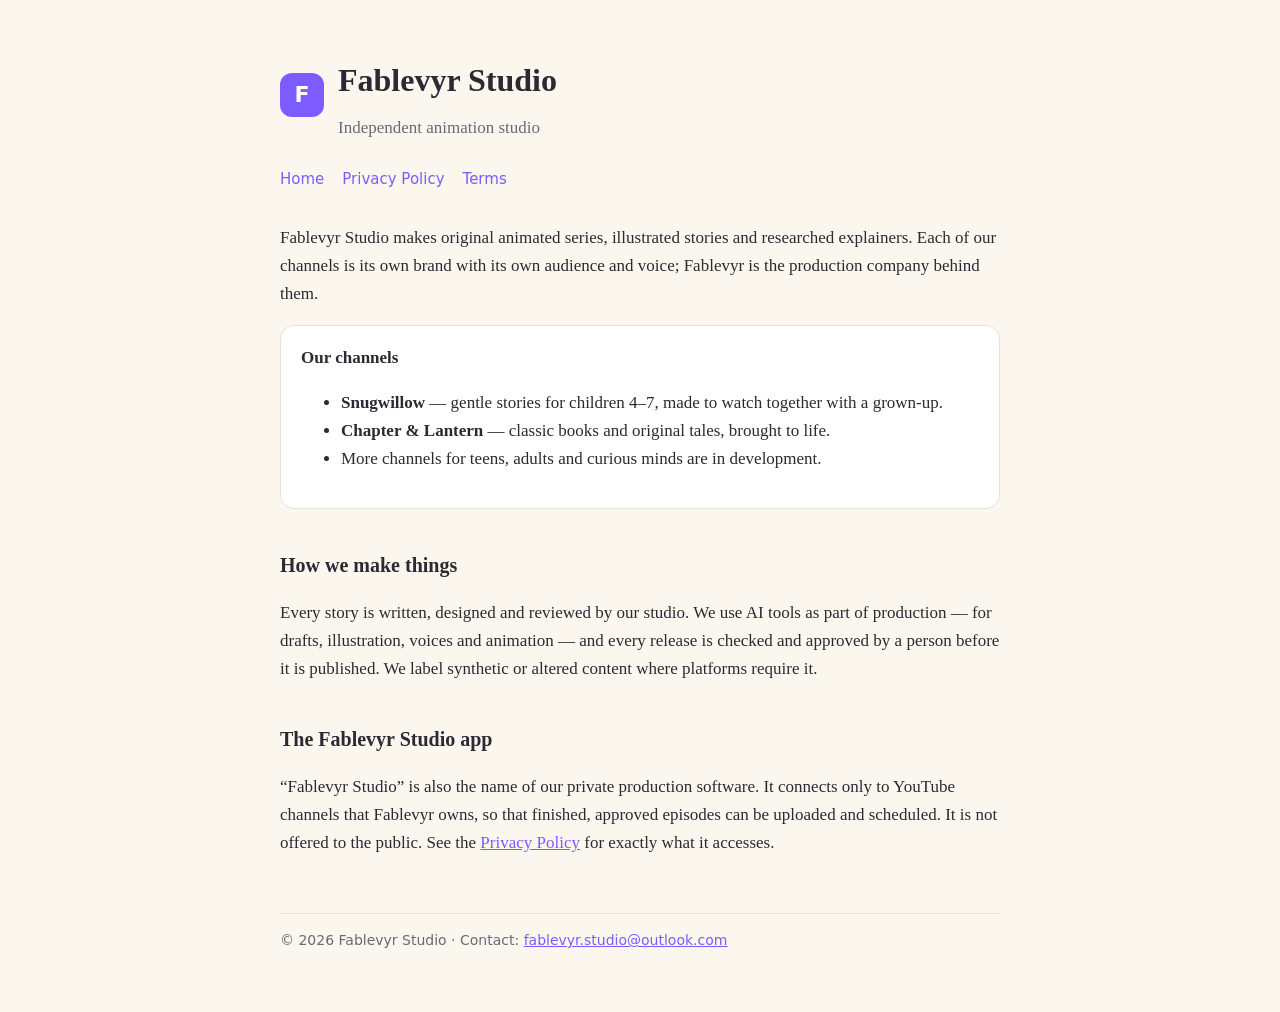
<file: index.html>
<!doctype html><html lang="en"><head><meta charset="utf-8"><meta name="viewport" content="width=device-width,initial-scale=1">
<title>Fablevyr Studio</title><meta name="description" content="Fablevyr Studio is an independent animation studio making original series and illustrated stories.">
<link rel="stylesheet" href="style.css"></head><body><main>
<header><div class="mark">F</div><div><h1>Fablevyr Studio</h1><div class="muted">Independent animation studio</div></div></header>
<nav><a href="./">Home</a><a href="privacy.html">Privacy Policy</a><a href="terms.html">Terms</a></nav>
<p>Fablevyr Studio makes original animated series, illustrated stories and researched explainers. Each of our channels is its own brand with its own audience and voice; Fablevyr is the production company behind them.</p>
<div class="card"><strong>Our channels</strong>
<ul>
<li><strong>Snugwillow</strong> — gentle stories for children 4–7, made to watch together with a grown-up.</li>
<li><strong>Chapter &amp; Lantern</strong> — classic books and original tales, brought to life.</li>
<li>More channels for teens, adults and curious minds are in development.</li>
</ul></div>
<h2>How we make things</h2>
<p>Every story is written, designed and reviewed by our studio. We use AI tools as part of production — for drafts, illustration, voices and animation — and every release is checked and approved by a person before it is published. We label synthetic or altered content where platforms require it.</p>
<h2>The Fablevyr Studio app</h2>
<p>“Fablevyr Studio” is also the name of our private production software. It connects only to YouTube channels that Fablevyr owns, so that finished, approved episodes can be uploaded and scheduled. It is not offered to the public. See the <a href="privacy.html">Privacy Policy</a> for exactly what it accesses.</p>
<footer>© 2026 Fablevyr Studio · Contact: <a href="mailto:fablevyr.studio@outlook.com">fablevyr.studio@outlook.com</a></footer>
</main></body></html>
</file>
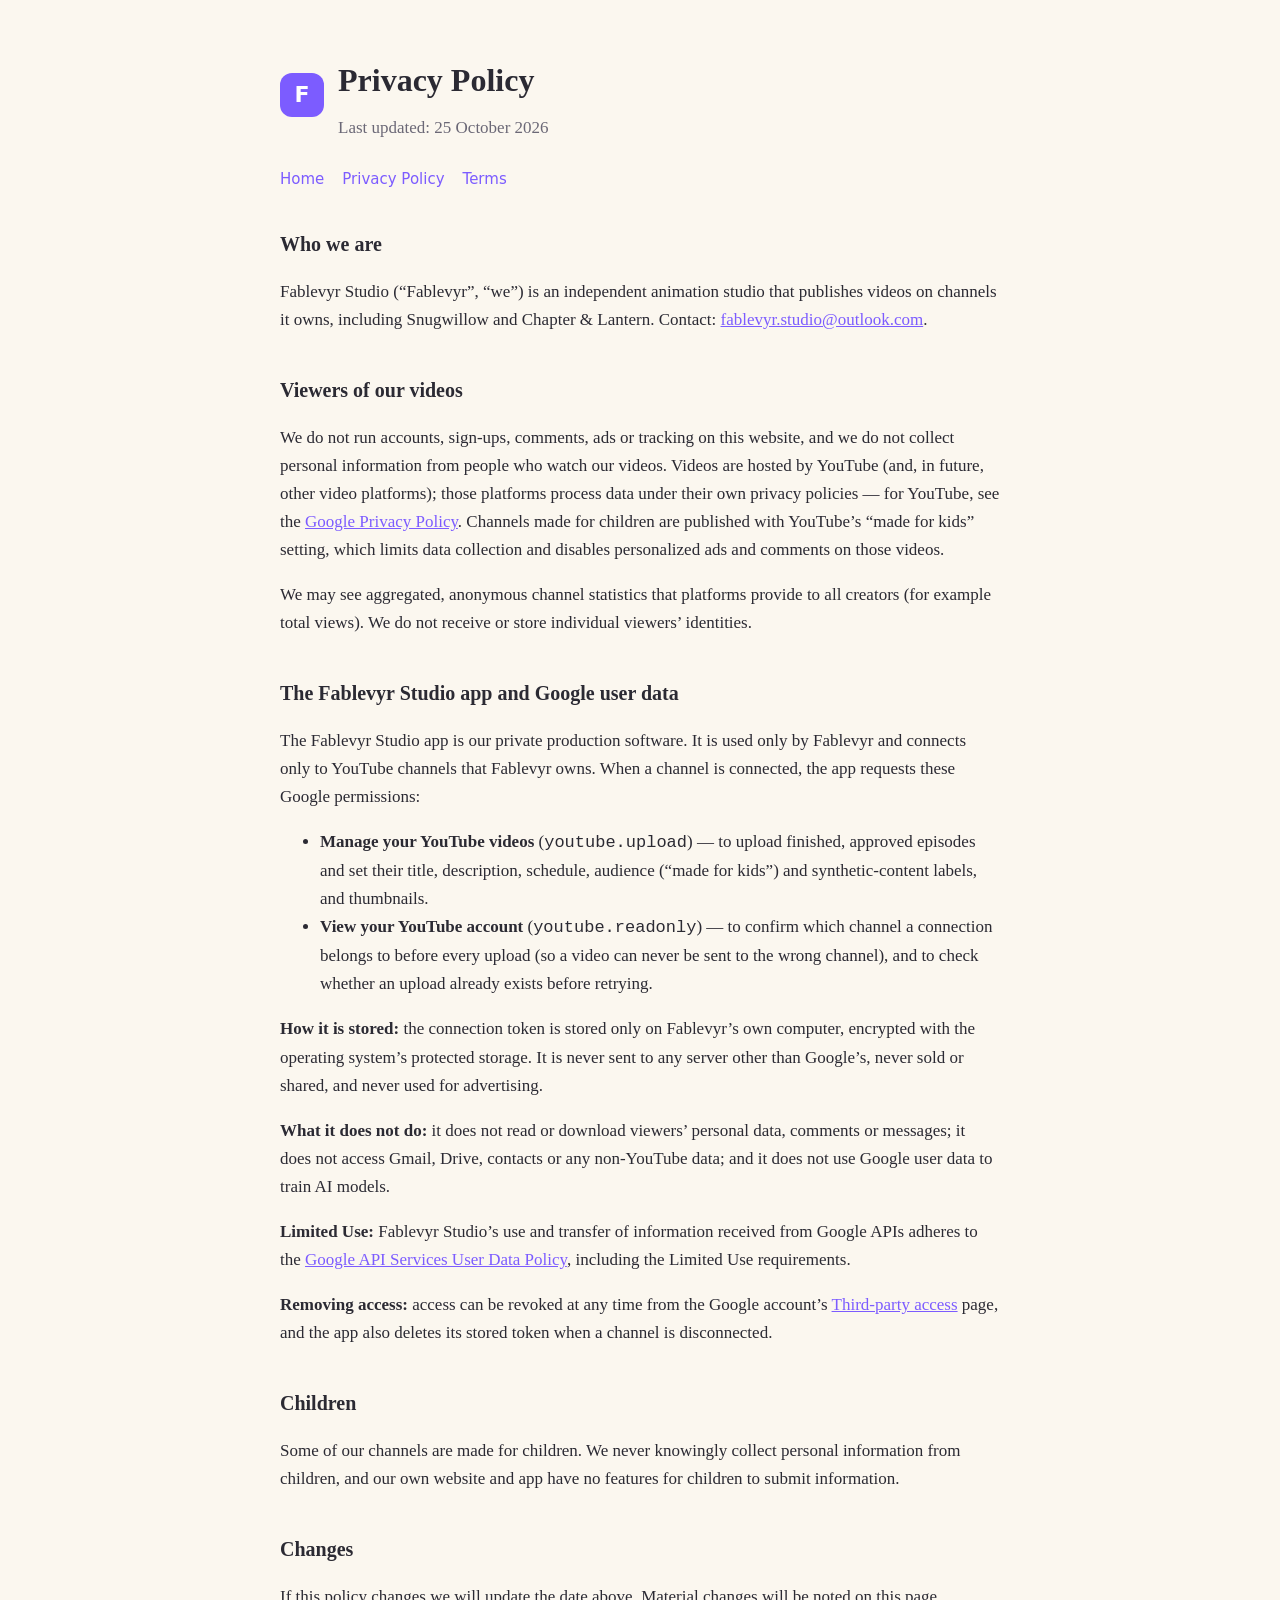
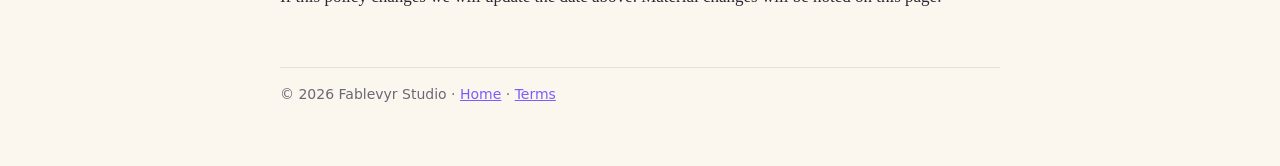
<file: privacy.html>
<!doctype html><html lang="en"><head><meta charset="utf-8"><meta name="viewport" content="width=device-width,initial-scale=1">
<title>Privacy Policy — Fablevyr Studio</title><link rel="stylesheet" href="style.css"></head><body><main>
<header><div class="mark">F</div><div><h1>Privacy Policy</h1><div class="muted">Last updated: 25 October 2026</div></div></header>
<nav><a href="./">Home</a><a href="privacy.html">Privacy Policy</a><a href="terms.html">Terms</a></nav>

<h2>Who we are</h2>
<p>Fablevyr Studio (“Fablevyr”, “we”) is an independent animation studio that publishes videos on channels it owns, including Snugwillow and Chapter &amp; Lantern. Contact: <a href="mailto:fablevyr.studio@outlook.com">fablevyr.studio@outlook.com</a>.</p>

<h2>Viewers of our videos</h2>
<p>We do not run accounts, sign-ups, comments, ads or tracking on this website, and we do not collect personal information from people who watch our videos. Videos are hosted by YouTube (and, in future, other video platforms); those platforms process data under their own privacy policies — for YouTube, see the <a href="https://policies.google.com/privacy">Google Privacy Policy</a>. Channels made for children are published with YouTube’s “made for kids” setting, which limits data collection and disables personalized ads and comments on those videos.</p>
<p>We may see aggregated, anonymous channel statistics that platforms provide to all creators (for example total views). We do not receive or store individual viewers’ identities.</p>

<h2>The Fablevyr Studio app and Google user data</h2>
<p>The Fablevyr Studio app is our private production software. It is used only by Fablevyr and connects only to YouTube channels that Fablevyr owns. When a channel is connected, the app requests these Google permissions:</p>
<ul>
<li><strong>Manage your YouTube videos</strong> (<code>youtube.upload</code>) — to upload finished, approved episodes and set their title, description, schedule, audience (“made for kids”) and synthetic-content labels, and thumbnails.</li>
<li><strong>View your YouTube account</strong> (<code>youtube.readonly</code>) — to confirm which channel a connection belongs to before every upload (so a video can never be sent to the wrong channel), and to check whether an upload already exists before retrying.</li>
</ul>
<p><strong>How it is stored:</strong> the connection token is stored only on Fablevyr’s own computer, encrypted with the operating system’s protected storage. It is never sent to any server other than Google’s, never sold or shared, and never used for advertising.</p>
<p><strong>What it does not do:</strong> it does not read or download viewers’ personal data, comments or messages; it does not access Gmail, Drive, contacts or any non-YouTube data; and it does not use Google user data to train AI models.</p>
<p><strong>Limited Use:</strong> Fablevyr Studio’s use and transfer of information received from Google APIs adheres to the <a href="https://developers.google.com/terms/api-services-user-data-policy">Google API Services User Data Policy</a>, including the Limited Use requirements.</p>
<p><strong>Removing access:</strong> access can be revoked at any time from the Google account’s <a href="https://myaccount.google.com/permissions">Third-party access</a> page, and the app also deletes its stored token when a channel is disconnected.</p>

<h2>Children</h2>
<p>Some of our channels are made for children. We never knowingly collect personal information from children, and our own website and app have no features for children to submit information.</p>

<h2>Changes</h2>
<p>If this policy changes we will update the date above. Material changes will be noted on this page.</p>
<footer>© 2026 Fablevyr Studio · <a href="./">Home</a> · <a href="terms.html">Terms</a></footer>
</main></body></html>
</file>
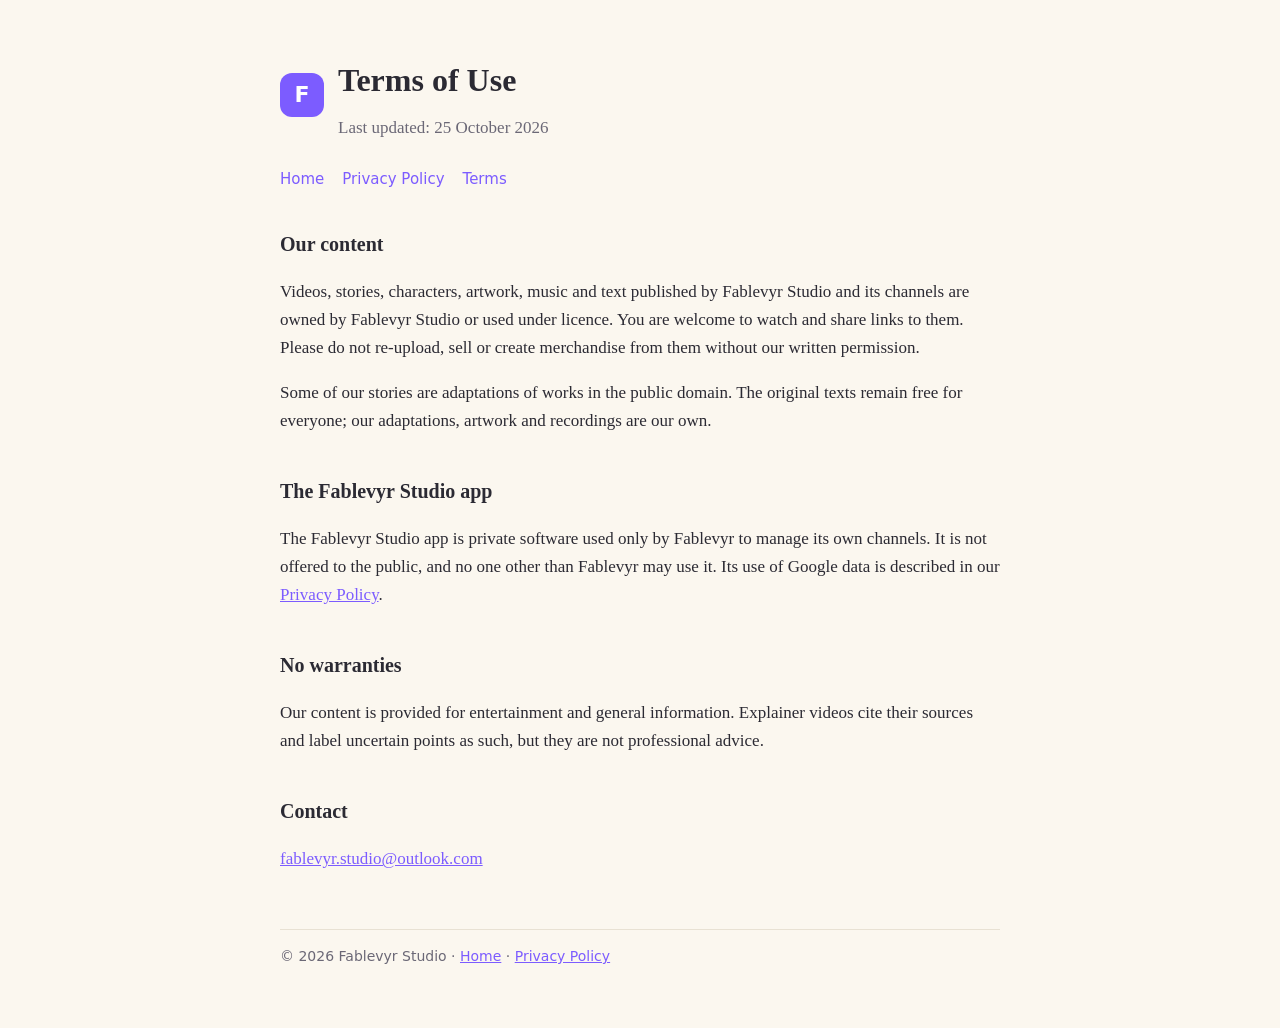
<file: terms.html>
<!doctype html><html lang="en"><head><meta charset="utf-8"><meta name="viewport" content="width=device-width,initial-scale=1">
<title>Terms — Fablevyr Studio</title><link rel="stylesheet" href="style.css"></head><body><main>
<header><div class="mark">F</div><div><h1>Terms of Use</h1><div class="muted">Last updated: 25 October 2026</div></div></header>
<nav><a href="./">Home</a><a href="privacy.html">Privacy Policy</a><a href="terms.html">Terms</a></nav>
<h2>Our content</h2>
<p>Videos, stories, characters, artwork, music and text published by Fablevyr Studio and its channels are owned by Fablevyr Studio or used under licence. You are welcome to watch and share links to them. Please do not re-upload, sell or create merchandise from them without our written permission.</p>
<p>Some of our stories are adaptations of works in the public domain. The original texts remain free for everyone; our adaptations, artwork and recordings are our own.</p>
<h2>The Fablevyr Studio app</h2>
<p>The Fablevyr Studio app is private software used only by Fablevyr to manage its own channels. It is not offered to the public, and no one other than Fablevyr may use it. Its use of Google data is described in our <a href="privacy.html">Privacy Policy</a>.</p>
<h2>No warranties</h2>
<p>Our content is provided for entertainment and general information. Explainer videos cite their sources and label uncertain points as such, but they are not professional advice.</p>
<h2>Contact</h2>
<p><a href="mailto:fablevyr.studio@outlook.com">fablevyr.studio@outlook.com</a></p>
<footer>© 2026 Fablevyr Studio · <a href="./">Home</a> · <a href="privacy.html">Privacy Policy</a></footer>
</main></body></html>
</file>
<file: style.css>
:root{--bg:#fbf7ef;--ink:#2b2a33;--muted:#6b6876;--accent:#7c5cff;--card:#ffffff;--line:#e8e1d3}
@media (prefers-color-scheme:dark){:root:not([data-theme="light"]){--bg:#14151f;--ink:#ecebf3;--muted:#a3a1b3;--accent:#a78bfa;--card:#1d1f2c;--line:#2c2f40}}
*{box-sizing:border-box}body{margin:0;background:var(--bg);color:var(--ink);font:17px/1.65 Georgia,"Iowan Old Style",serif}
main{max-width:760px;margin:0 auto;padding:48px 20px 64px}header{display:flex;gap:14px;align-items:center;margin-bottom:28px}
.mark{width:44px;height:44px;border-radius:12px;background:var(--accent);display:grid;place-items:center;color:#fff;font:700 22px system-ui}
h1{font-size:2rem;margin:.2em 0}h2{font-size:1.25rem;margin-top:2em}a{color:var(--accent)}
nav{display:flex;gap:18px;flex-wrap:wrap;font:15px system-ui;margin-bottom:36px}nav a{text-decoration:none}
.card{background:var(--card);border:1px solid var(--line);border-radius:14px;padding:18px 20px;margin:14px 0}
footer{margin-top:56px;color:var(--muted);font:14px system-ui;border-top:1px solid var(--line);padding-top:18px}
small,.muted{color:var(--muted)}
</file>
